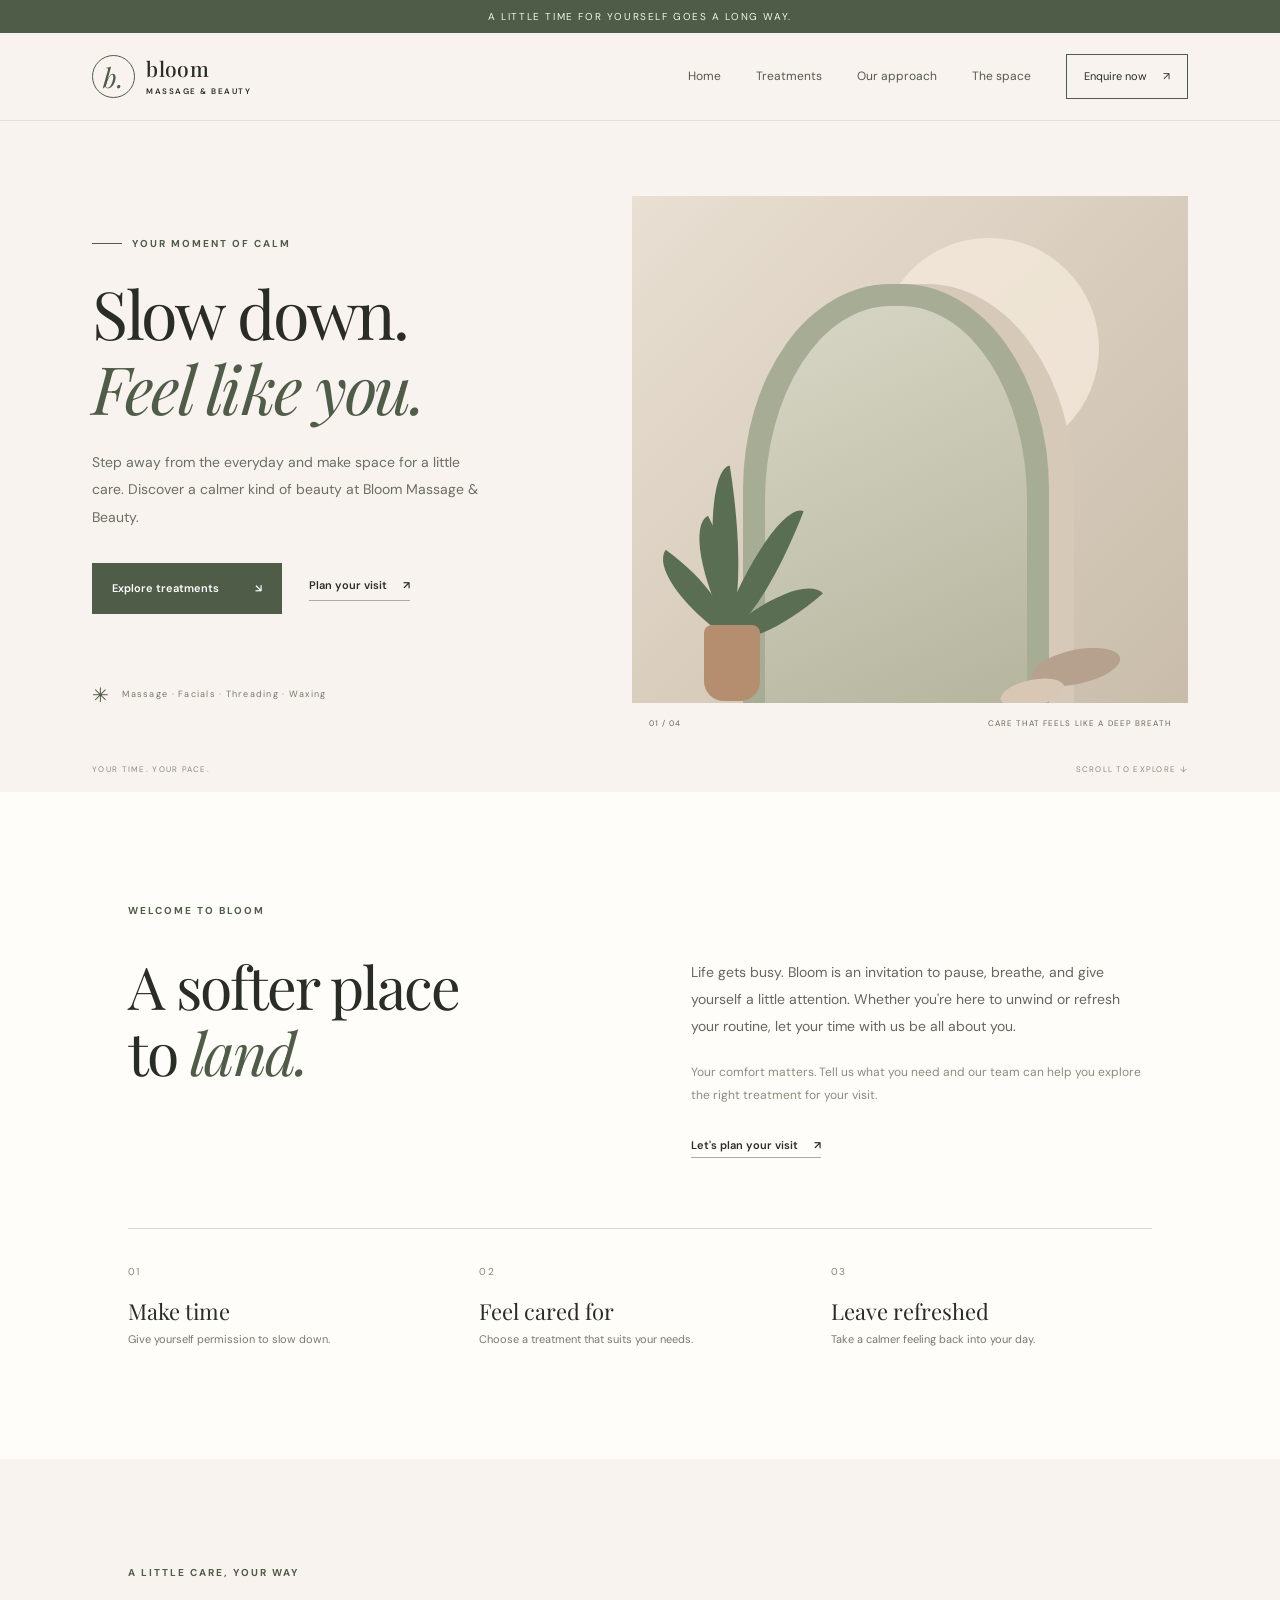
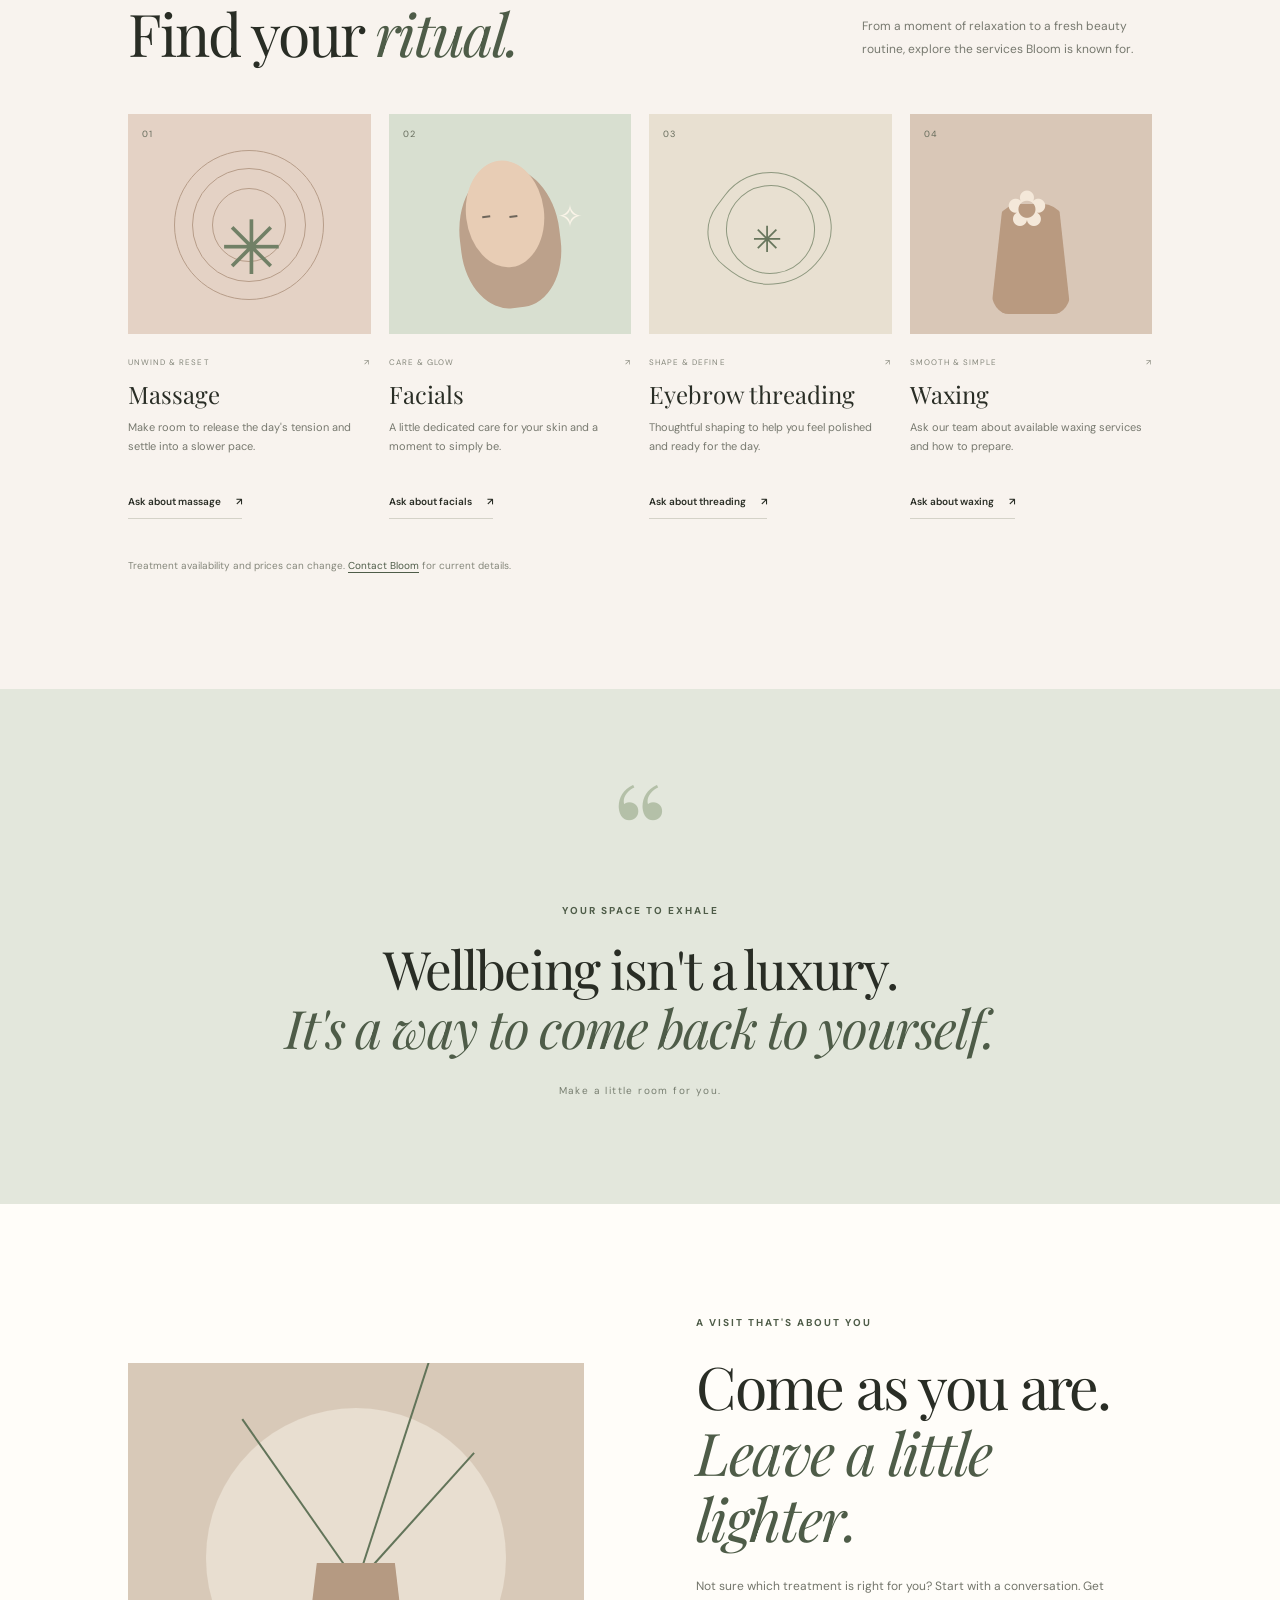
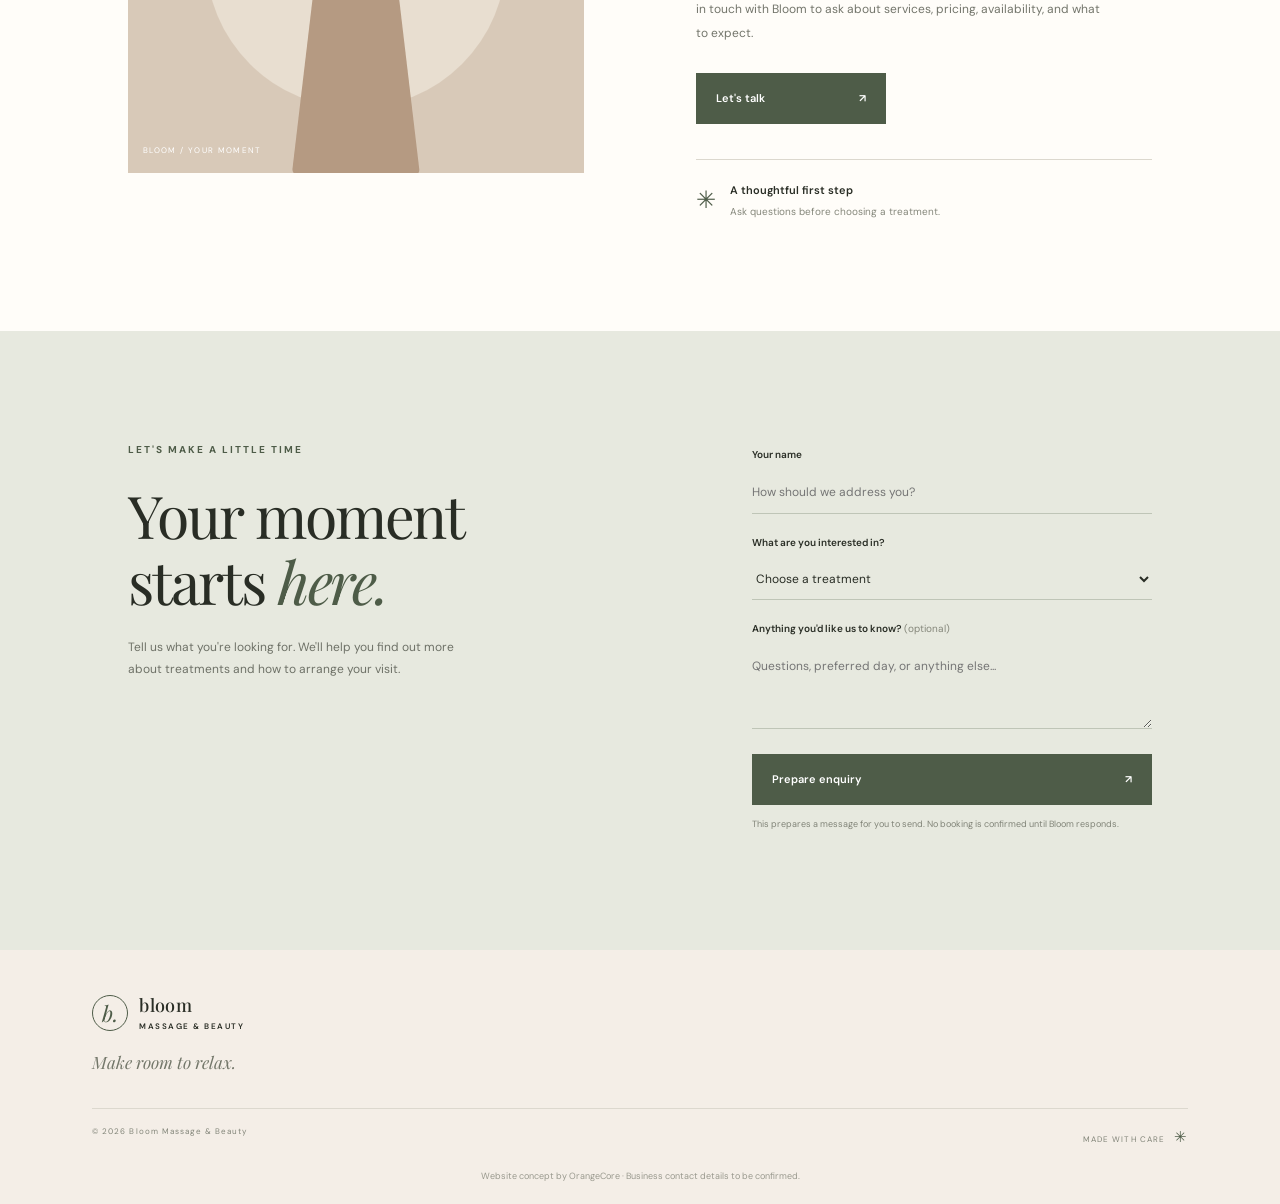
<file: index.html>
<!doctype html>
<html lang="en">
<head>
  <meta charset="utf-8">
  <meta name="viewport" content="width=device-width, initial-scale=1">
  <meta name="theme-color" content="#f8f3ee">
  <meta name="description" content="Make room to relax. Explore massage, facials, threading and waxing at Bloom Massage & Beauty. Contact us to ask about treatments and appointments.">
  <title>Bloom Massage & Beauty — Make Room to Relax</title>
  <link rel="preconnect" href="https://fonts.googleapis.com">
  <link rel="preconnect" href="https://fonts.gstatic.com" crossorigin>
  <link href="https://fonts.googleapis.com/css2?family=DM+Sans:wght@400;500;600;700&family=Playfair+Display:wght@400;500;600&display=swap" rel="stylesheet">
  <link rel="stylesheet" href="css/style.css">
  <script defer src="js/main.js"></script>
</head>
<body>
  <div class="announcement">A little time for yourself goes a long way.</div>
  <header class="site-header">
    <a class="brand" href="#home" aria-label="Bloom home"><span class="brand-mark">b.</span><span class="brand-name">bloom <small>MASSAGE & BEAUTY</small></span></a>
    <button class="menu-toggle" aria-label="Open navigation" aria-expanded="false"><span></span><span></span></button>
    <nav class="nav" aria-label="Main navigation">
      <a href="index.html">Home</a><a href="services.html">Treatments</a><a href="about.html">Our approach</a><a href="gallery.html">The space</a><a class="nav-cta" href="booking.html">Enquire now <span>↗</span></a>
    </nav>
  </header>
  <main>
    <section class="hero" id="home">
      <div class="hero-copy">
        <p class="eyebrow"><span class="eyebrow-line"></span> YOUR MOMENT OF CALM</p>
        <h1>Slow down.<br><em>Feel like you.</em></h1>
        <p class="hero-text">Step away from the everyday and make space for a little care. Discover a calmer kind of beauty at Bloom Massage & Beauty.</p>
        <div class="hero-actions"><a class="button button-dark" href="services.html">Explore treatments <span>↘</span></a><a class="text-link" href="booking.html">Plan your visit <span>↗</span></a></div>
        <div class="hero-note"><span class="note-star">✳</span><span>Massage · Facials · Threading · Waxing</span></div>
      </div>
      <div class="hero-art" role="img" aria-label="Soft, sunlit spa interior with neutral tones and natural textures">
        <div class="art-sun"></div><div class="art-arch"><div class="art-inner"></div></div>
        <div class="art-plant"><i></i><i></i><i></i><i></i><i></i><b></b></div>
        <div class="art-stone stone-one"></div><div class="art-stone stone-two"></div>
        <div class="art-caption"><span>01 / 04</span><span>CARE THAT FEELS LIKE A DEEP BREATH</span></div>
      </div>
      <div class="hero-bottom"><span>YOUR TIME. YOUR PACE.</span><span>SCROLL TO EXPLORE ↓</span></div>
    </section>
    <section class="intro section-pad" id="experience">
      <p class="eyebrow">WELCOME TO BLOOM</p>
      <div class="intro-grid"><h2>A softer place<br>to <em>land.</em></h2><div class="intro-body"><p>Life gets busy. Bloom is an invitation to pause, breathe, and give yourself a little attention. Whether you're here to unwind or refresh your routine, let your time with us be all about you.</p><p class="muted">Your comfort matters. Tell us what you need and our team can help you explore the right treatment for your visit.</p><a class="text-link" href="#contact">Let's plan your visit <span>↗</span></a></div></div>
      <div class="value-row"><div><span class="value-number">01</span><h3>Make time</h3><p>Give yourself permission to slow down.</p></div><div><span class="value-number">02</span><h3>Feel cared for</h3><p>Choose a treatment that suits your needs.</p></div><div><span class="value-number">03</span><h3>Leave refreshed</h3><p>Take a calmer feeling back into your day.</p></div></div>
    </section>
    <section class="treatments section-pad" id="treatments">
      <div class="section-heading"><div><p class="eyebrow">A LITTLE CARE, YOUR WAY</p><h2>Find your <em>ritual.</em></h2></div><p>From a moment of relaxation to a fresh beauty routine, explore the services Bloom is known for.</p></div>
      <div class="treatment-grid">
        <article class="treatment-card treatment-massage"><div class="treatment-art art-massage"><span class="art-number">01</span><span class="line-orbit"></span><span class="art-leaf">✳</span></div><div class="treatment-meta"><span>UNWIND & RESET</span><span>↗</span></div><h3>Massage</h3><p>Make room to release the day's tension and settle into a slower pace.</p><a href="#contact" class="card-link" data-treatment="Massage">Ask about massage <span>↗</span></a></article>
        <article class="treatment-card"><div class="treatment-art art-facial"><span class="art-number">02</span><div class="face-shape"></div><span class="face-spark">✧</span></div><div class="treatment-meta"><span>CARE & GLOW</span><span>↗</span></div><h3>Facials</h3><p>A little dedicated care for your skin and a moment to simply be.</p><a href="#contact" class="card-link" data-treatment="Facials">Ask about facials <span>↗</span></a></article>
        <article class="treatment-card"><div class="treatment-art art-thread"><span class="art-number">03</span><div class="thread-loop"></div><span class="thread-star">✳</span></div><div class="treatment-meta"><span>SHAPE & DEFINE</span><span>↗</span></div><h3>Eyebrow threading</h3><p>Thoughtful shaping to help you feel polished and ready for the day.</p><a href="#contact" class="card-link" data-treatment="Eyebrow threading">Ask about threading <span>↗</span></a></article>
        <article class="treatment-card"><div class="treatment-art art-wax"><span class="art-number">04</span><div class="wax-vase"></div><span class="wax-flower">✿</span></div><div class="treatment-meta"><span>SMOOTH & SIMPLE</span><span>↗</span></div><h3>Waxing</h3><p>Ask our team about available waxing services and how to prepare.</p><a href="#contact" class="card-link" data-treatment="Waxing">Ask about waxing <span>↗</span></a></article>
      </div>
      <p class="price-note">Treatment availability and prices can change. <a href="#contact">Contact Bloom</a> for current details.</p>
    </section>
    <section class="quote-section" id="space"><div class="quote-decoration">“</div><p class="eyebrow">YOUR SPACE TO EXHALE</p><h2>Wellbeing isn't a luxury.<br><em>It's a way to come back to yourself.</em></h2><p class="quote-caption">Make a little room for you.</p></section>
    <section class="visit section-pad">
      <div class="visit-art"><div class="visit-circle"></div><div class="visit-vase"></div><div class="visit-stem stem-a"></div><div class="visit-stem stem-b"></div><div class="visit-stem stem-c"></div><span class="visit-art-label">BLOOM / YOUR MOMENT</span></div>
      <div class="visit-copy"><p class="eyebrow">A VISIT THAT'S ABOUT YOU</p><h2>Come as you are.<br><em>Leave a little lighter.</em></h2><p>Not sure which treatment is right for you? Start with a conversation. Get in touch with Bloom to ask about services, pricing, availability, and what to expect.</p><a class="button button-dark" href="#contact">Let's talk <span>↗</span></a><div class="visit-detail"><span class="detail-icon">✳</span><span><strong>A thoughtful first step</strong><small>Ask questions before choosing a treatment.</small></span></div></div>
    </section>
    <section class="contact section-pad" id="contact"><div class="contact-top"><p class="eyebrow">LET'S MAKE A LITTLE TIME</p><h2>Your moment<br>starts <em>here.</em></h2><p>Tell us what you're looking for. We'll help you find out more about treatments and how to arrange your visit.</p></div>
      <form class="enquiry-form" id="enquiry-form">
        <label for="name">Your name</label><input id="name" name="name" autocomplete="name" placeholder="How should we address you?" required>
        <label for="treatment">What are you interested in?</label><select id="treatment" name="treatment" required><option value="">Choose a treatment</option><option>Massage</option><option>Facials</option><option>Eyebrow threading</option><option>Waxing</option><option>I'm not sure yet</option></select>
        <label for="message">Anything you'd like us to know? <span>(optional)</span></label><textarea id="message" name="message" rows="3" placeholder="Questions, preferred day, or anything else..."></textarea>
        <button class="button button-dark form-button" type="submit">Prepare enquiry <span>↗</span></button>
        <p class="form-help">This prepares a message for you to send. No booking is confirmed until Bloom responds.</p>
      </form>
    </section>
  </main>
  <footer class="footer"><a class="brand footer-brand" href="#home"><span class="brand-mark">b.</span><span class="brand-name">bloom <small>MASSAGE & BEAUTY</small></span></a><p>Make room to relax.</p><div class="footer-bottom"><span>© <span id="year"></span> Bloom Massage & Beauty</span><span>MADE WITH CARE <span class="footer-flower">✳</span></span></div><p class="demo-note">Website concept by OrangeCore · Business contact details to be confirmed.</p></footer>
</body>
</html>
</file>
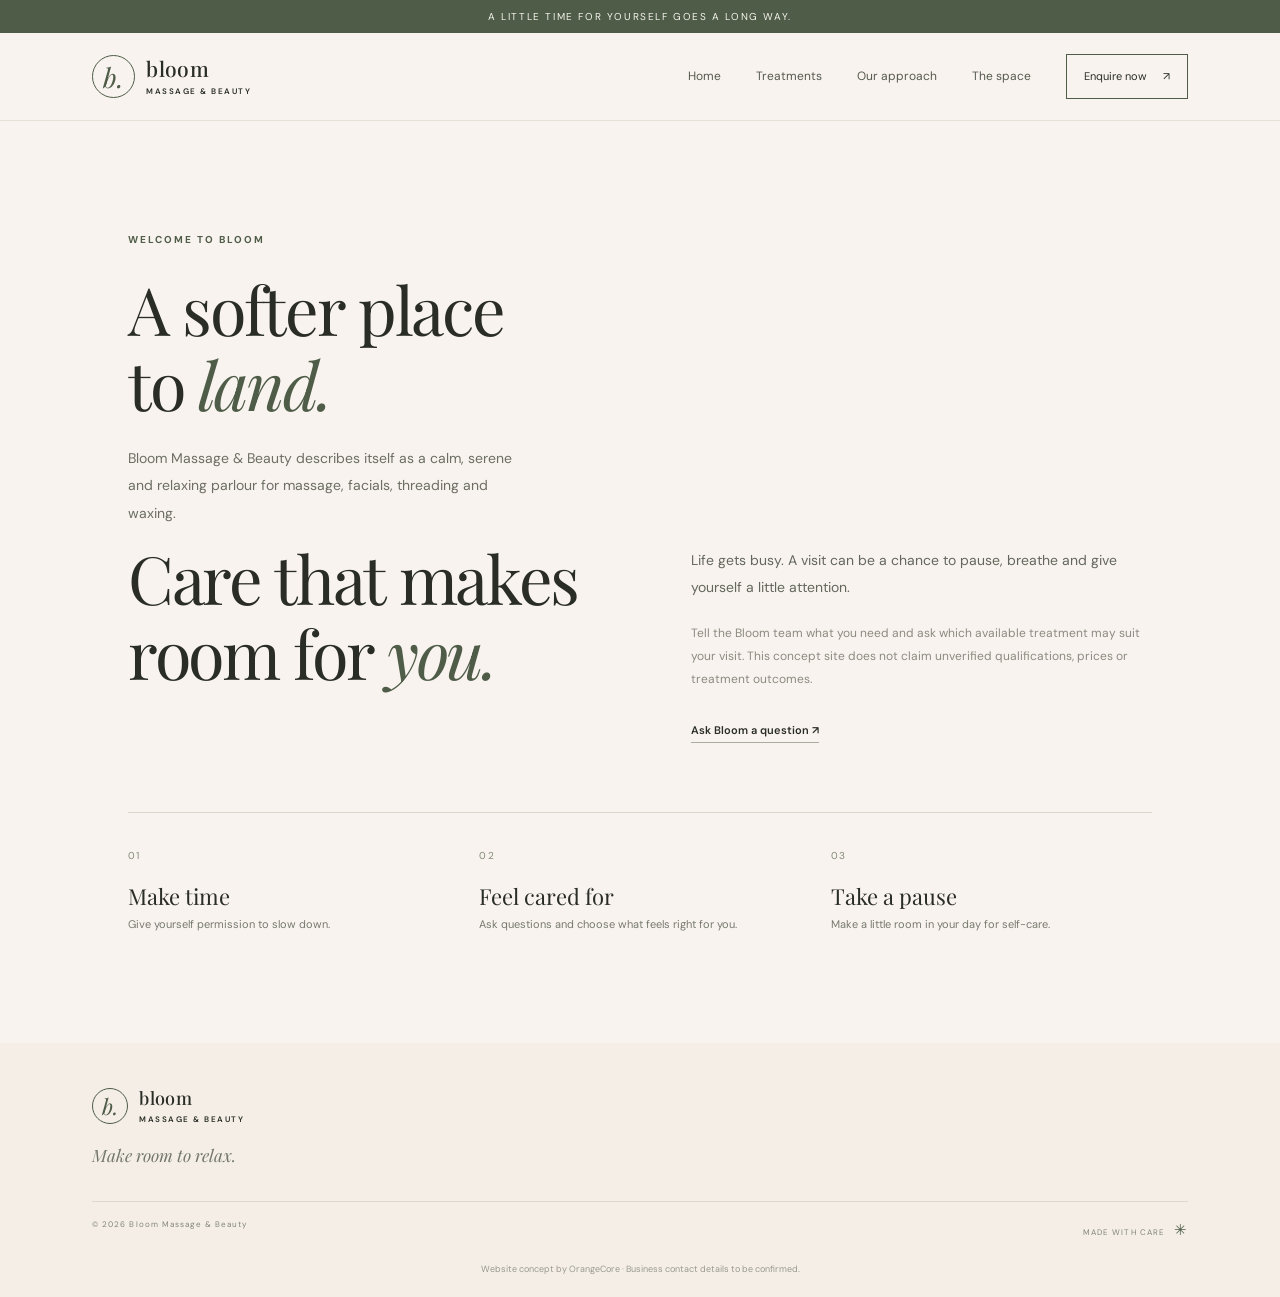
<file: about.html>
<!doctype html>
<html lang="en">
<head>
  <meta charset="utf-8">
  <meta name="viewport" content="width=device-width, initial-scale=1">
  <meta name="theme-color" content="#f8f3ee">
  <meta name="description" content="Bloom Massage & Beauty — make room to relax.">
  <title>Our approach — Bloom Massage & Beauty</title>
  <link rel="preconnect" href="https://fonts.googleapis.com">
  <link rel="preconnect" href="https://fonts.gstatic.com" crossorigin>
  <link href="https://fonts.googleapis.com/css2?family=DM+Sans:wght@400;500;600;700&family=Playfair+Display:wght@400;500;600&display=swap" rel="stylesheet">
  <link rel="stylesheet" href="css/style.css">
  <script defer src="js/main.js"></script>
</head>
<body>
  <div class="announcement">A little time for yourself goes a long way.</div>
  <header class="site-header">
    <a class="brand" href="index.html" aria-label="Bloom home"><span class="brand-mark">b.</span><span class="brand-name">bloom <small>MASSAGE & BEAUTY</small></span></a>
    <button class="menu-toggle" aria-label="Open navigation" aria-expanded="false"><span></span><span></span></button>
    <nav class="nav" aria-label="Main navigation">
      <a href="index.html">Home</a><a href="services.html">Treatments</a><a href="about.html">Our approach</a><a href="gallery.html">The space</a><a class="nav-cta" href="booking.html">Enquire now <span>↗</span></a>
    </nav>
  </header>
  <main><section class="section-pad"><p class="eyebrow">WELCOME TO BLOOM</p><h1>A softer place<br>to <em>land.</em></h1><p class="hero-text">Bloom Massage & Beauty describes itself as a calm, serene and relaxing parlour for massage, facials, threading and waxing.</p><div class="intro-grid"><h2>Care that makes room for <em>you.</em></h2><div class="intro-body"><p>Life gets busy. A visit can be a chance to pause, breathe and give yourself a little attention.</p><p class="muted">Tell the Bloom team what you need and ask which available treatment may suit your visit. This concept site does not claim unverified qualifications, prices or treatment outcomes.</p><a class="text-link" href="booking.html">Ask Bloom a question ↗</a></div></div><div class="value-row"><div><span class="value-number">01</span><h3>Make time</h3><p>Give yourself permission to slow down.</p></div><div><span class="value-number">02</span><h3>Feel cared for</h3><p>Ask questions and choose what feels right for you.</p></div><div><span class="value-number">03</span><h3>Take a pause</h3><p>Make a little room in your day for self-care.</p></div></div></section>  </main>
  <footer class="footer"><a class="brand footer-brand" href="index.html"><span class="brand-mark">b.</span><span class="brand-name">bloom <small>MASSAGE & BEAUTY</small></span></a><p>Make room to relax.</p><div class="footer-bottom"><span>© <span id="year"></span> Bloom Massage & Beauty</span><span>MADE WITH CARE <span class="footer-flower">✳</span></span></div><p class="demo-note">Website concept by OrangeCore · Business contact details to be confirmed.</p></footer>
</body>
</html>
</file>
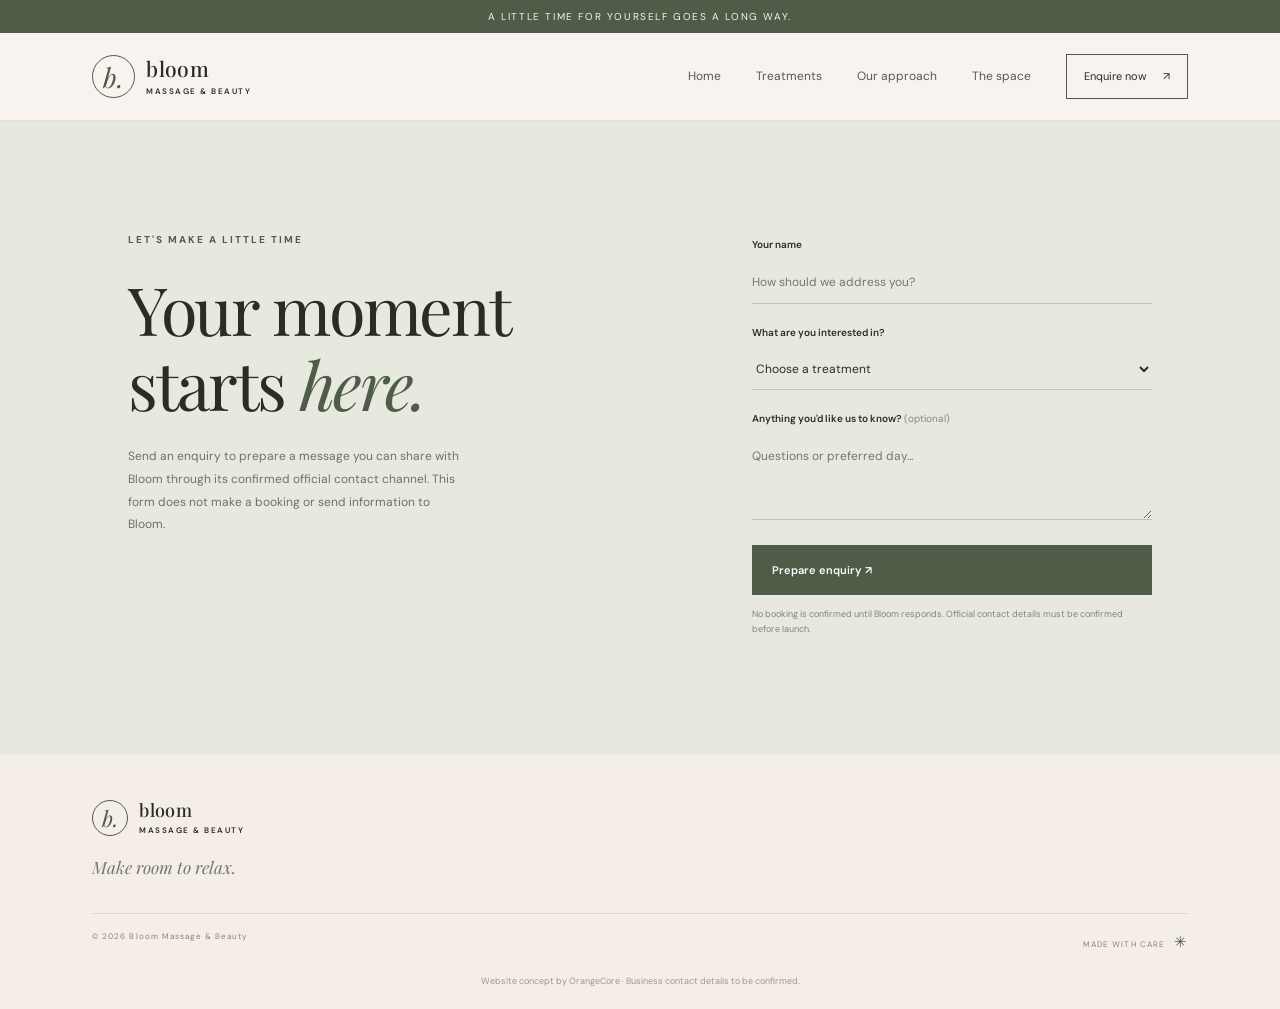
<file: booking.html>
<!doctype html>
<html lang="en">
<head>
  <meta charset="utf-8">
  <meta name="viewport" content="width=device-width, initial-scale=1">
  <meta name="theme-color" content="#f8f3ee">
  <meta name="description" content="Bloom Massage & Beauty — make room to relax.">
  <title>Enquire — Bloom Massage & Beauty</title>
  <link rel="preconnect" href="https://fonts.googleapis.com">
  <link rel="preconnect" href="https://fonts.gstatic.com" crossorigin>
  <link href="https://fonts.googleapis.com/css2?family=DM+Sans:wght@400;500;600;700&family=Playfair+Display:wght@400;500;600&display=swap" rel="stylesheet">
  <link rel="stylesheet" href="css/style.css">
  <script defer src="js/main.js"></script>
</head>
<body>
  <div class="announcement">A little time for yourself goes a long way.</div>
  <header class="site-header">
    <a class="brand" href="index.html" aria-label="Bloom home"><span class="brand-mark">b.</span><span class="brand-name">bloom <small>MASSAGE & BEAUTY</small></span></a>
    <button class="menu-toggle" aria-label="Open navigation" aria-expanded="false"><span></span><span></span></button>
    <nav class="nav" aria-label="Main navigation">
      <a href="index.html">Home</a><a href="services.html">Treatments</a><a href="about.html">Our approach</a><a href="gallery.html">The space</a><a class="nav-cta" href="booking.html">Enquire now <span>↗</span></a>
    </nav>
  </header>
  <main><section class="contact section-pad"><div class="contact-top"><p class="eyebrow">LET'S MAKE A LITTLE TIME</p><h1>Your moment<br>starts <em>here.</em></h1><p>Send an enquiry to prepare a message you can share with Bloom through its confirmed official contact channel. This form does not make a booking or send information to Bloom.</p></div><form class="enquiry-form" id="enquiry-form"><label for="name">Your name</label><input id="name" name="name" autocomplete="name" placeholder="How should we address you?" required><label for="treatment">What are you interested in?</label><select id="treatment" name="treatment" required><option value="">Choose a treatment</option><option>Massage</option><option>Facials</option><option>Eyebrow threading</option><option>Waxing</option><option>I'm not sure yet</option></select><label for="message">Anything you'd like us to know? <span>(optional)</span></label><textarea id="message" name="message" rows="3" placeholder="Questions or preferred day..."></textarea><button class="button button-dark form-button" type="submit">Prepare enquiry ↗</button><p class="form-help">No booking is confirmed until Bloom responds. Official contact details must be confirmed before launch.</p></form></section>  </main>
  <footer class="footer"><a class="brand footer-brand" href="index.html"><span class="brand-mark">b.</span><span class="brand-name">bloom <small>MASSAGE & BEAUTY</small></span></a><p>Make room to relax.</p><div class="footer-bottom"><span>© <span id="year"></span> Bloom Massage & Beauty</span><span>MADE WITH CARE <span class="footer-flower">✳</span></span></div><p class="demo-note">Website concept by OrangeCore · Business contact details to be confirmed.</p></footer>
</body>
</html>
</file>
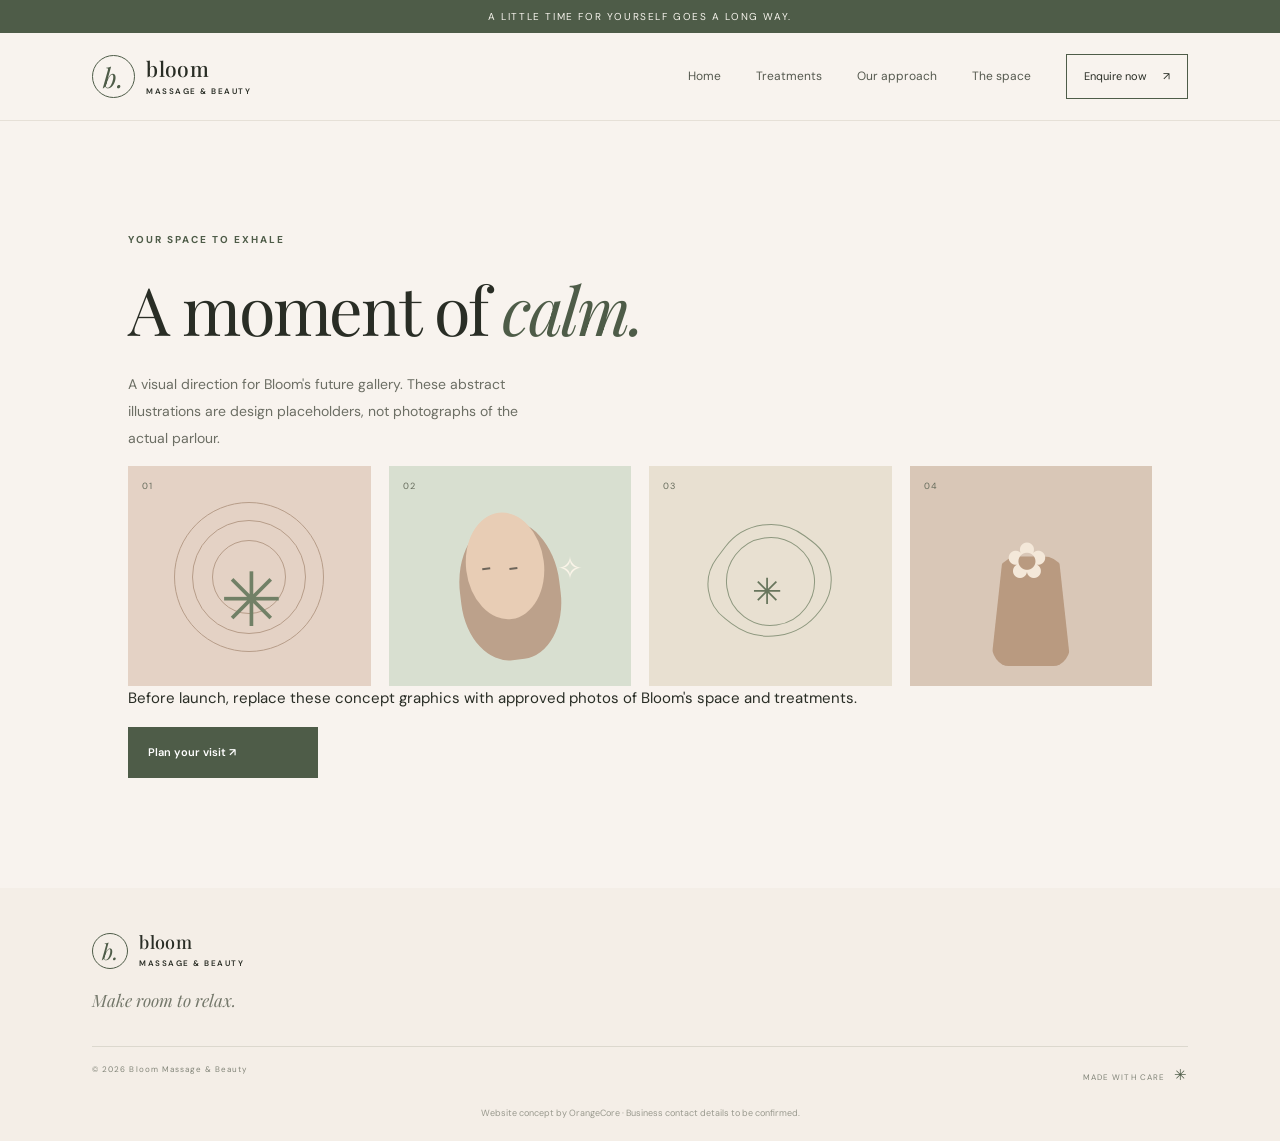
<file: gallery.html>
<!doctype html>
<html lang="en">
<head>
  <meta charset="utf-8">
  <meta name="viewport" content="width=device-width, initial-scale=1">
  <meta name="theme-color" content="#f8f3ee">
  <meta name="description" content="Bloom Massage & Beauty — make room to relax.">
  <title>The space — Bloom Massage & Beauty</title>
  <link rel="preconnect" href="https://fonts.googleapis.com">
  <link rel="preconnect" href="https://fonts.gstatic.com" crossorigin>
  <link href="https://fonts.googleapis.com/css2?family=DM+Sans:wght@400;500;600;700&family=Playfair+Display:wght@400;500;600&display=swap" rel="stylesheet">
  <link rel="stylesheet" href="css/style.css">
  <script defer src="js/main.js"></script>
</head>
<body>
  <div class="announcement">A little time for yourself goes a long way.</div>
  <header class="site-header">
    <a class="brand" href="index.html" aria-label="Bloom home"><span class="brand-mark">b.</span><span class="brand-name">bloom <small>MASSAGE & BEAUTY</small></span></a>
    <button class="menu-toggle" aria-label="Open navigation" aria-expanded="false"><span></span><span></span></button>
    <nav class="nav" aria-label="Main navigation">
      <a href="index.html">Home</a><a href="services.html">Treatments</a><a href="about.html">Our approach</a><a href="gallery.html">The space</a><a class="nav-cta" href="booking.html">Enquire now <span>↗</span></a>
    </nav>
  </header>
  <main><section class="section-pad"><p class="eyebrow">YOUR SPACE TO EXHALE</p><h1>A moment of <em>calm.</em></h1><p class="hero-text">A visual direction for Bloom's future gallery. These abstract illustrations are design placeholders, not photographs of the actual parlour.</p><div class="treatment-grid"><div class="treatment-art art-massage"><span class="art-number">01</span><span class="line-orbit"></span><span class="art-leaf">✳</span></div><div class="treatment-art art-facial"><span class="art-number">02</span><div class="face-shape"></div><span class="face-spark">✧</span></div><div class="treatment-art art-thread"><span class="art-number">03</span><div class="thread-loop"></div><span class="thread-star">✳</span></div><div class="treatment-art art-wax"><span class="art-number">04</span><div class="wax-vase"></div><span class="wax-flower">✿</span></div></div><p class="muted">Before launch, replace these concept graphics with approved photos of Bloom's space and treatments.</p><a class="button button-dark" href="booking.html">Plan your visit ↗</a></section>  </main>
  <footer class="footer"><a class="brand footer-brand" href="index.html"><span class="brand-mark">b.</span><span class="brand-name">bloom <small>MASSAGE & BEAUTY</small></span></a><p>Make room to relax.</p><div class="footer-bottom"><span>© <span id="year"></span> Bloom Massage & Beauty</span><span>MADE WITH CARE <span class="footer-flower">✳</span></span></div><p class="demo-note">Website concept by OrangeCore · Business contact details to be confirmed.</p></footer>
</body>
</html>
</file>
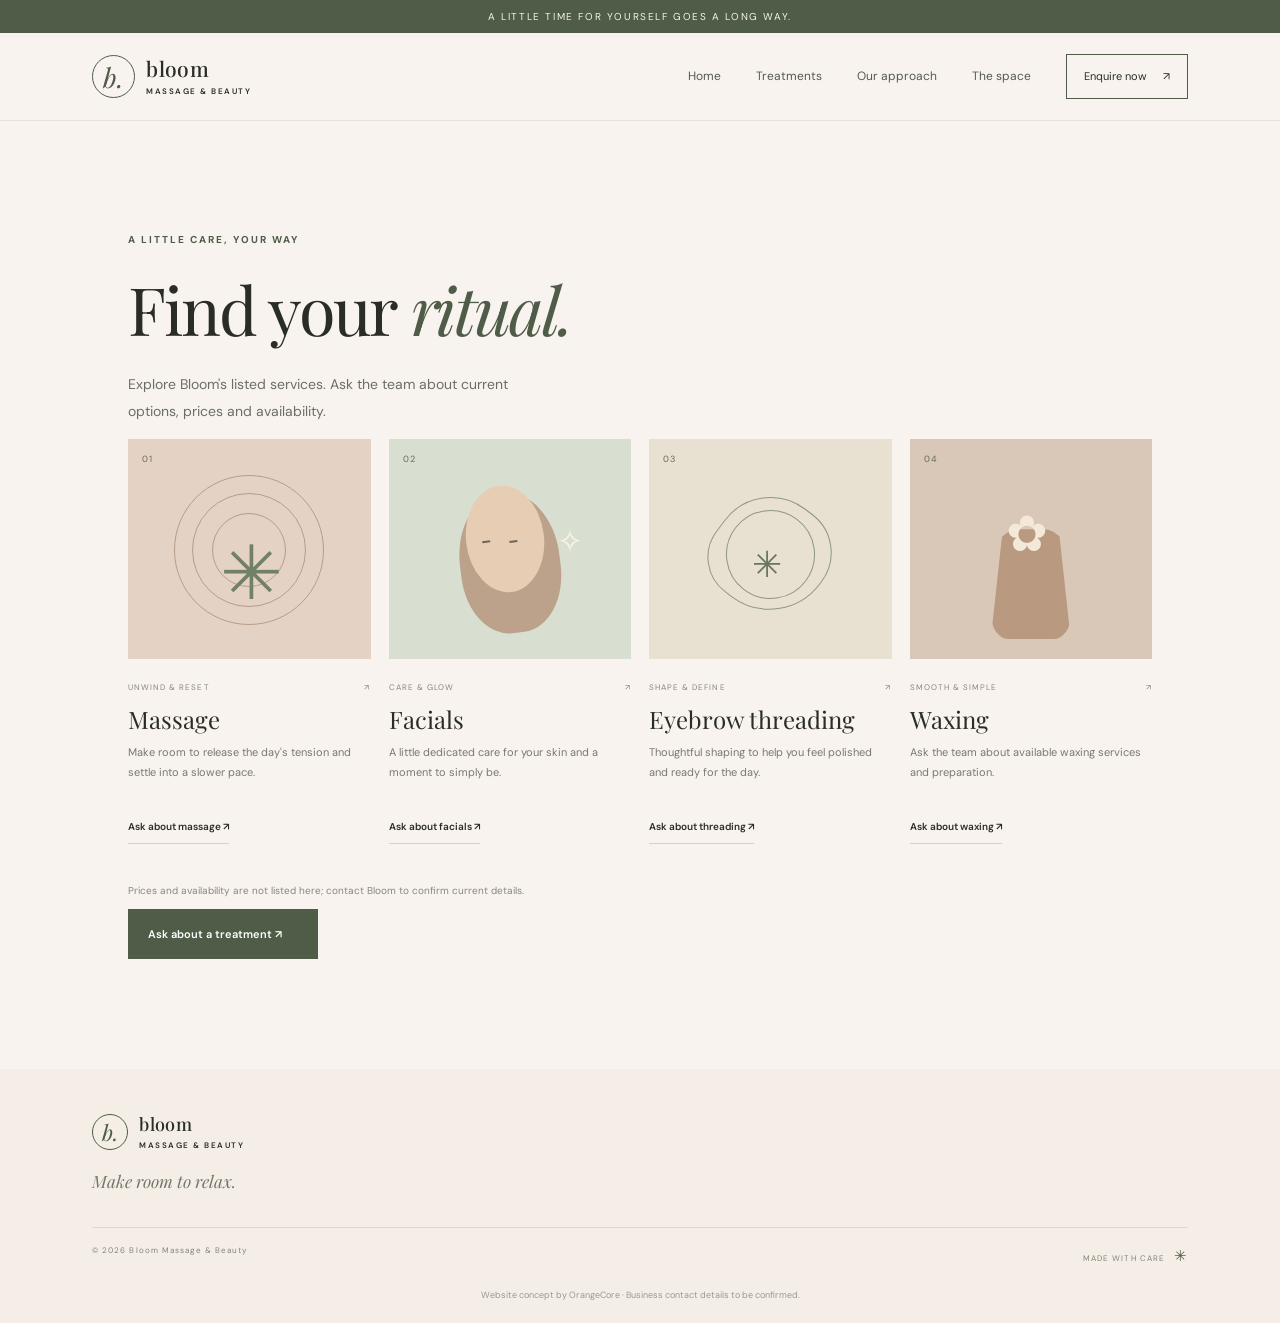
<file: services.html>
<!doctype html>
<html lang="en">
<head>
  <meta charset="utf-8">
  <meta name="viewport" content="width=device-width, initial-scale=1">
  <meta name="theme-color" content="#f8f3ee">
  <meta name="description" content="Bloom Massage & Beauty — make room to relax.">
  <title>Treatments — Bloom Massage & Beauty</title>
  <link rel="preconnect" href="https://fonts.googleapis.com">
  <link rel="preconnect" href="https://fonts.gstatic.com" crossorigin>
  <link href="https://fonts.googleapis.com/css2?family=DM+Sans:wght@400;500;600;700&family=Playfair+Display:wght@400;500;600&display=swap" rel="stylesheet">
  <link rel="stylesheet" href="css/style.css">
  <script defer src="js/main.js"></script>
</head>
<body>
  <div class="announcement">A little time for yourself goes a long way.</div>
  <header class="site-header">
    <a class="brand" href="index.html" aria-label="Bloom home"><span class="brand-mark">b.</span><span class="brand-name">bloom <small>MASSAGE & BEAUTY</small></span></a>
    <button class="menu-toggle" aria-label="Open navigation" aria-expanded="false"><span></span><span></span></button>
    <nav class="nav" aria-label="Main navigation">
      <a href="index.html">Home</a><a href="services.html">Treatments</a><a href="about.html">Our approach</a><a href="gallery.html">The space</a><a class="nav-cta" href="booking.html">Enquire now <span>↗</span></a>
    </nav>
  </header>
  <main><section class="section-pad"><p class="eyebrow">A LITTLE CARE, YOUR WAY</p><h1>Find your <em>ritual.</em></h1><p class="hero-text">Explore Bloom's listed services. Ask the team about current options, prices and availability.</p><div class="treatment-grid">
<article class="treatment-card treatment-massage"><div class="treatment-art art-massage"><span class="art-number">01</span><span class="line-orbit"></span><span class="art-leaf">✳</span></div><div class="treatment-meta"><span>UNWIND & RESET</span><span>↗</span></div><h3>Massage</h3><p>Make room to release the day's tension and settle into a slower pace.</p><a href="booking.html" class="card-link">Ask about massage ↗</a></article>
<article class="treatment-card"><div class="treatment-art art-facial"><span class="art-number">02</span><div class="face-shape"></div><span class="face-spark">✧</span></div><div class="treatment-meta"><span>CARE & GLOW</span><span>↗</span></div><h3>Facials</h3><p>A little dedicated care for your skin and a moment to simply be.</p><a href="booking.html" class="card-link">Ask about facials ↗</a></article>
<article class="treatment-card"><div class="treatment-art art-thread"><span class="art-number">03</span><div class="thread-loop"></div><span class="thread-star">✳</span></div><div class="treatment-meta"><span>SHAPE & DEFINE</span><span>↗</span></div><h3>Eyebrow threading</h3><p>Thoughtful shaping to help you feel polished and ready for the day.</p><a href="booking.html" class="card-link">Ask about threading ↗</a></article>
<article class="treatment-card"><div class="treatment-art art-wax"><span class="art-number">04</span><div class="wax-vase"></div><span class="wax-flower">✿</span></div><div class="treatment-meta"><span>SMOOTH & SIMPLE</span><span>↗</span></div><h3>Waxing</h3><p>Ask the team about available waxing services and preparation.</p><a href="booking.html" class="card-link">Ask about waxing ↗</a></article>
</div><p class="price-note">Prices and availability are not listed here; contact Bloom to confirm current details.</p><a class="button button-dark" href="booking.html">Ask about a treatment ↗</a></section>  </main>
  <footer class="footer"><a class="brand footer-brand" href="index.html"><span class="brand-mark">b.</span><span class="brand-name">bloom <small>MASSAGE & BEAUTY</small></span></a><p>Make room to relax.</p><div class="footer-bottom"><span>© <span id="year"></span> Bloom Massage & Beauty</span><span>MADE WITH CARE <span class="footer-flower">✳</span></span></div><p class="demo-note">Website concept by OrangeCore · Business contact details to be confirmed.</p></footer>
</body>
</html>
</file>
<file: css/style.css>
:root{--cream:#f8f3ee;--paper:#fffdf9;--ink:#292d25;--muted:#77796f;--green:#4e5c48;--sage:#dce2d3;--rose:#ead8cf;--line:#dcd8ce;--serif:"Playfair Display",Georgia,serif;--sans:"DM Sans",Arial,sans-serif}*{box-sizing:border-box}html{scroll-behavior:smooth;scroll-padding-top:90px}body{margin:0;background:var(--cream);color:var(--ink);font-family:var(--sans);font-size:15px;line-height:1.7}a{color:inherit;text-decoration:none}button,input,select,textarea{font:inherit}.announcement{background:var(--green);color:#f7f4ed;text-align:center;padding:8px 18px;font-size:10px;letter-spacing:.16em;text-transform:uppercase}.site-header{height:88px;padding:0 7.2%;display:flex;align-items:center;justify-content:space-between;border-bottom:1px solid #e6e0d7;background:var(--cream);position:sticky;top:0;z-index:10}.brand{display:flex;align-items:center;gap:11px}.brand-mark{width:43px;height:43px;display:grid;place-items:center;border:1px solid var(--green);border-radius:50%;font:italic 27px var(--serif);color:var(--green)}.brand-name{font:500 21px var(--serif);line-height:1.1;letter-spacing:.02em}.brand-name small{display:block;font:600 8px var(--sans);letter-spacing:.19em;margin-top:5px}.nav{display:flex;align-items:center;gap:35px;font-size:12px}.nav>a:not(.nav-cta){color:#55594f}.nav>a:hover,.text-link:hover,.card-link:hover{color:#849177}.nav-cta{padding:12px 17px;border:1px solid var(--green);font-size:11px}.nav-cta span,.button span,.text-link span,.card-link span{margin-left:13px}.menu-toggle{display:none}.hero{min-height:610px;padding:75px 7.2% 0;display:grid;grid-template-columns:.92fr 1.08fr;column-gap:6%;position:relative}.hero-copy{padding:39px 0 80px;max-width:510px}.eyebrow{font-size:10px;letter-spacing:.2em;font-weight:700;color:var(--green);margin:0 0 24px;display:flex;align-items:center;gap:10px}.eyebrow-line{height:1px;width:30px;background:var(--green)}h1,h2,h3,p{margin-top:0}h1,h2{font:400 clamp(42px,5.2vw,72px)/1.12 var(--serif);letter-spacing:-.035em;margin-bottom:24px}h1 em,h2 em{font-weight:400;color:var(--green)}.hero-text{max-width:390px;color:#6c6e64;font-size:14px;line-height:1.95}.hero-actions{display:flex;align-items:center;gap:27px;margin-top:32px}.button{display:inline-flex;justify-content:space-between;align-items:center;gap:20px;padding:15px 19px;min-width:190px;font-size:11px;font-weight:600;border:1px solid var(--green);cursor:pointer;transition:background .2s,color .2s}.button-dark{background:var(--green);color:white}.button-dark:hover{background:#34402f}.text-link{font-size:11px;font-weight:600;border-bottom:1px solid #a8ad9f;padding-bottom:5px}.hero-note{display:flex;align-items:center;gap:12px;margin-top:64px;font-size:9px;letter-spacing:.14em;color:#77796f}.note-star{color:var(--green);font-size:20px}.hero-art{min-height:475px;position:relative;overflow:hidden;background:#e4d8c9;background:linear-gradient(135deg,#e9dfd2,#c7bba8);margin-bottom:47px}.art-sun{position:absolute;width:220px;height:220px;border-radius:50%;background:#f2e8d9;top:42px;right:16%;opacity:.85}.art-arch{position:absolute;top:88px;left:20%;width:55%;height:78%;border-radius:48% 48% 0 0;background:#a7ad94;box-shadow:25px 0 0 #d6c9b8}.art-inner{position:absolute;inset:22px 22px 0;border-radius:48% 48% 0 0;background:linear-gradient(155deg,#d8d6c5,#b5b59e)}.art-plant{position:absolute;left:8%;bottom:8%;width:100px;height:230px}.art-plant b{position:absolute;bottom:0;left:28px;width:56px;height:76px;background:#b58e70;border-radius:8px 8px 20px 20px}.art-plant i{position:absolute;bottom:67px;left:53px;width:35px;height:115px;background:#596e52;border-radius:100% 0 100% 0;transform-origin:bottom left;transform:rotate(-27deg)}.art-plant i:nth-child(2){transform:rotate(21deg);height:145px;left:43px}.art-plant i:nth-child(3){transform:rotate(-54deg);height:95px;left:46px}.art-plant i:nth-child(4){transform:rotate(49deg);height:102px;left:47px}.art-plant i:nth-child(5){transform:rotate(-9deg);height:165px;left:45px}.art-stone{position:absolute;border-radius:50%;background:#b5a18d;bottom:11%;right:12%;width:90px;height:34px;transform:rotate(-12deg)}.stone-two{width:65px;height:26px;right:22%;bottom:7%;background:#d8c7b5}.art-caption{position:absolute;bottom:0;left:0;right:0;display:flex;justify-content:space-between;background:#f8f3ee;padding:14px 17px;font-size:8px;letter-spacing:.14em;color:#66685f}.hero-bottom{position:absolute;bottom:15px;left:7.2%;right:7.2%;display:flex;justify-content:space-between;color:#8a8b80;font-size:8px;letter-spacing:.16em}.section-pad{padding:110px 10%}.intro{background:var(--paper)}.intro>.eyebrow{margin-bottom:34px}.intro-grid{display:grid;grid-template-columns:1fr 1fr;gap:10%;align-items:start}.intro h2,.section-heading h2,.visit h2,.contact h2{font-size:clamp(40px,4.6vw,59px)}.intro-body{padding-top:6px;max-width:460px}.intro-body p{font-size:14px;line-height:1.95;color:#64675e}.intro-body .muted{font-size:12px;color:#8b8b81;margin:20px 0 25px}.value-row{border-top:1px solid var(--line);margin-top:70px;padding-top:29px;display:grid;grid-template-columns:repeat(3,1fr);gap:30px}.value-number{font-size:10px;color:#818a76;letter-spacing:.14em}.value-row h3{font:400 22px var(--serif);margin:13px 0 4px}.value-row p{font-size:11px;color:var(--muted);margin:0}.treatments{padding-top:105px;padding-bottom:105px}.section-heading{display:flex;justify-content:space-between;align-items:end;gap:35px;margin-bottom:48px}.section-heading .eyebrow{margin-bottom:19px}.section-heading h2{margin:0}.section-heading>p{max-width:290px;color:#77796f;font-size:12px;line-height:1.9;margin-bottom:5px}.treatment-grid{display:grid;grid-template-columns:repeat(4,1fr);gap:18px}.treatment-card{min-width:0}.treatment-art{height:220px;position:relative;overflow:hidden;background:#e7ddd2}.art-number{position:absolute;top:13px;left:14px;font-size:9px;letter-spacing:.12em;color:#666c5c}.art-massage{background:#e4d2c5}.line-orbit{position:absolute;width:150px;height:150px;border:1px solid #b79d89;border-radius:50%;top:36px;left:calc(50% - 75px)}.line-orbit:before,.line-orbit:after{content:"";position:absolute;inset:17px;border:1px solid #b79d89;border-radius:50%}.line-orbit:after{inset:37px}.art-leaf{position:absolute;font-size:75px;color:#718066;left:calc(50% - 29px);top:71px}.art-facial{background:#d8dfd0}.face-shape{position:absolute;width:100px;height:140px;left:calc(50% - 50px);top:54px;border-radius:48% 48% 44% 44%;background:#bca18b;transform:rotate(-7deg)}.face-shape:before{content:"";position:absolute;width:78px;height:107px;top:-8px;left:9px;border-radius:50%;background:#e8cdb5}.face-shape:after{content:"";position:absolute;top:45px;left:25px;width:8px;height:2px;background:#6e665b;box-shadow:27px 3px 0 #6e665b}.face-spark{position:absolute;right:20%;top:35%;font-size:31px;color:#faf4e8}.art-thread{background:#e8e0d1}.thread-loop{position:absolute;width:115px;height:115px;border:1px solid #8e987f;border-radius:50% 42% 55% 38%;top:58px;left:calc(50% - 57px);transform:rotate(37deg)}.thread-loop:after{content:"";position:absolute;inset:12px;border:1px solid #8e987f;border-radius:50%}.thread-star{position:absolute;font-size:36px;color:#68765d;top:95px;left:calc(50% - 18px)}.art-wax{background:#d9c7b7}.wax-vase{position:absolute;bottom:20px;left:calc(50% - 40px);width:80px;height:110px;background:#b99a80;border-radius:35% 35% 22% 22%;clip-path:polygon(15% 0,85% 0,100% 100%,0 100%)}.wax-flower{position:absolute;top:53px;left:calc(50% - 25px);font-size:50px;color:#f4e8d9}.treatment-meta{display:flex;justify-content:space-between;font-size:8px;letter-spacing:.13em;color:#85877b;margin-top:22px}.treatment-card h3{font:400 24px var(--serif);margin:8px 0}.treatment-card>p{font-size:11px;color:#77796f;line-height:1.8;min-height:59px}.card-link{font-size:10px;font-weight:600;border-bottom:1px solid #d4d2c8;padding-bottom:8px;display:inline-block;margin-top:5px}.price-note{margin-top:38px;font-size:10px;color:#85877b}.price-note a{text-decoration:underline;text-underline-offset:3px;color:var(--green)}.quote-section{text-align:center;padding:90px 20px 95px;background:#e3e7dc;position:relative;overflow:hidden}.quote-decoration{font:140px/.7 var(--serif);color:#b4c0a8;margin-bottom:25px}.quote-section .eyebrow{justify-content:center;margin-bottom:20px}.quote-section h2{font-size:clamp(31px,4.3vw,53px);margin:0 auto 25px}.quote-caption{font-size:10px;letter-spacing:.14em;color:#777e70}.visit{display:grid;grid-template-columns:1fr 1fr;gap:11%;align-items:center;background:var(--paper)}.visit-art{height:410px;position:relative;overflow:hidden;background:#d8c9b8}.visit-circle{position:absolute;width:300px;height:300px;border-radius:50%;background:#e8ded0;left:calc(50% - 150px);top:45px}.visit-vase{position:absolute;z-index:2;bottom:-10px;left:calc(50% - 65px);height:220px;width:130px;background:#b59a82;clip-path:polygon(20% 0,80% 0,100% 100%,0 100%);border-radius:20px}.visit-stem{position:absolute;z-index:1;bottom:190px;left:50%;height:200px;width:2px;background:#627459;transform-origin:bottom}.stem-a{transform:rotate(-35deg)}.stem-b{height:240px;transform:rotate(18deg)}.stem-c{height:175px;transform:rotate(42deg)}.visit-art-label{position:absolute;bottom:15px;left:15px;font-size:8px;letter-spacing:.17em;color:#fff;z-index:3}.visit-copy .eyebrow{margin-bottom:22px}.visit-copy>p:not(.eyebrow){font-size:12px;line-height:1.95;color:#73756b;max-width:410px;margin:0 0 28px}.visit-detail{display:flex;gap:14px;align-items:center;border-top:1px solid var(--line);margin-top:35px;padding-top:20px}.detail-icon{font-size:24px;color:var(--green)}.visit-detail strong,.visit-detail small{display:block}.visit-detail strong{font-size:11px;font-weight:600}.visit-detail small{font-size:10px;color:#85877b;margin-top:3px}.contact{background:#e7e9df;display:grid;grid-template-columns:1fr .8fr;gap:12%;align-items:start}.contact-top .eyebrow{margin-bottom:24px}.contact-top h2{margin-bottom:22px}.contact-top>p:last-child{max-width:340px;color:#6e7167;font-size:12px;line-height:1.9}.enquiry-form{display:flex;flex-direction:column;padding-top:5px}.enquiry-form label{font-size:10px;font-weight:600;margin:0 0 8px}.enquiry-form label:not(:first-child){margin-top:20px}.enquiry-form label span{font-weight:400;color:#85877b}.enquiry-form input,.enquiry-form select,.enquiry-form textarea{width:100%;border:0;border-bottom:1px solid #bfc5b7;background:transparent;padding:11px 0;outline:none;color:var(--ink);border-radius:0;font-size:12px}.enquiry-form input:focus,.enquiry-form select:focus,.enquiry-form textarea:focus{border-bottom-color:var(--green)}.enquiry-form textarea{resize:vertical}.form-button{margin-top:25px;width:100%}.form-help{font-size:9px;line-height:1.6;color:#818478;margin-top:12px}.footer{padding:45px 7.2% 20px;background:#f4eee7}.footer-brand .brand-mark{width:36px;height:36px;font-size:22px}.footer-brand .brand-name{font-size:18px}.footer>p:not(.demo-note){font:italic 17px var(--serif);color:#73776a;margin:20px 0 35px}.footer-bottom{border-top:1px solid var(--line);padding-top:16px;display:flex;justify-content:space-between;font-size:8px;letter-spacing:.13em;color:#818478}.footer-flower{color:var(--green);font-size:15px;margin-left:6px}.demo-note{text-align:center;font-size:9px;color:#99998e;margin:18px 0 0}@media(max-width:900px){.site-header{padding:0 5%;height:78px}.nav{gap:18px}.hero{padding-left:5%;padding-right:5%;gap:4%}.section-pad{padding:85px 7%}.treatment-grid{grid-template-columns:repeat(2,1fr);gap:35px 22px}.treatment-art{height:260px}.visit{gap:7%}.hero-art{min-height:420px}}@media(max-width:650px){.announcement{font-size:8px}.site-header{height:72px}.brand-mark{width:37px;height:37px}.brand-name{font-size:18px}.menu-toggle{display:flex;flex-direction:column;gap:6px;background:transparent;border:0;padding:10px}.menu-toggle span{display:block;width:23px;height:1px;background:var(--ink)}.nav{display:none;position:absolute;top:72px;left:0;right:0;background:var(--cream);padding:20px 6% 28px;flex-direction:column;align-items:stretch;gap:0;border-bottom:1px solid var(--line)}.nav.open{display:flex}.nav>a{padding:12px 0}.nav .nav-cta{margin-top:10px;text-align:center}.hero{display:flex;flex-direction:column;padding:35px 6% 0}.hero-copy{padding:25px 0 36px}.hero h1{font-size:56px}.hero-note{margin-top:38px}.hero-art{min-height:360px;margin-bottom:47px}.hero-bottom{left:6%;right:6%;font-size:7px}.section-pad{padding:70px 6%}.intro-grid,.visit,.contact{grid-template-columns:1fr;gap:35px}.intro-grid h2{margin-bottom:0}.intro-body{padding:0}.value-row{margin-top:45px;grid-template-columns:1fr;gap:20px}.value-row>div{display:grid;grid-template-columns:35px 1fr;align-items:baseline}.value-row h3{margin:0}.value-row p{grid-column:2}.section-heading{display:block}.section-heading>p{margin-top:20px}.treatment-grid{gap:32px 14px}.treatment-art{height:190px}.treatment-card h3{font-size:21px}.treatment-card>p{font-size:10px;min-height:80px}.card-link{font-size:9px}.treatment-meta{font-size:7px}.quote-section{padding:75px 7%}.quote-section h2{font-size:35px}.visit-art{height:320px;order:2}.visit-copy{order:1}.contact{gap:25px}.contact h2{font-size:53px}.footer{padding:35px 6% 18px}.footer-bottom{gap:15px;font-size:7px}.footer-bottom span:last-child{text-align:right}}@media(prefers-reduced-motion:reduce){html{scroll-behavior:auto}*,*:before,*:after{transition:none!important}}
</file>
